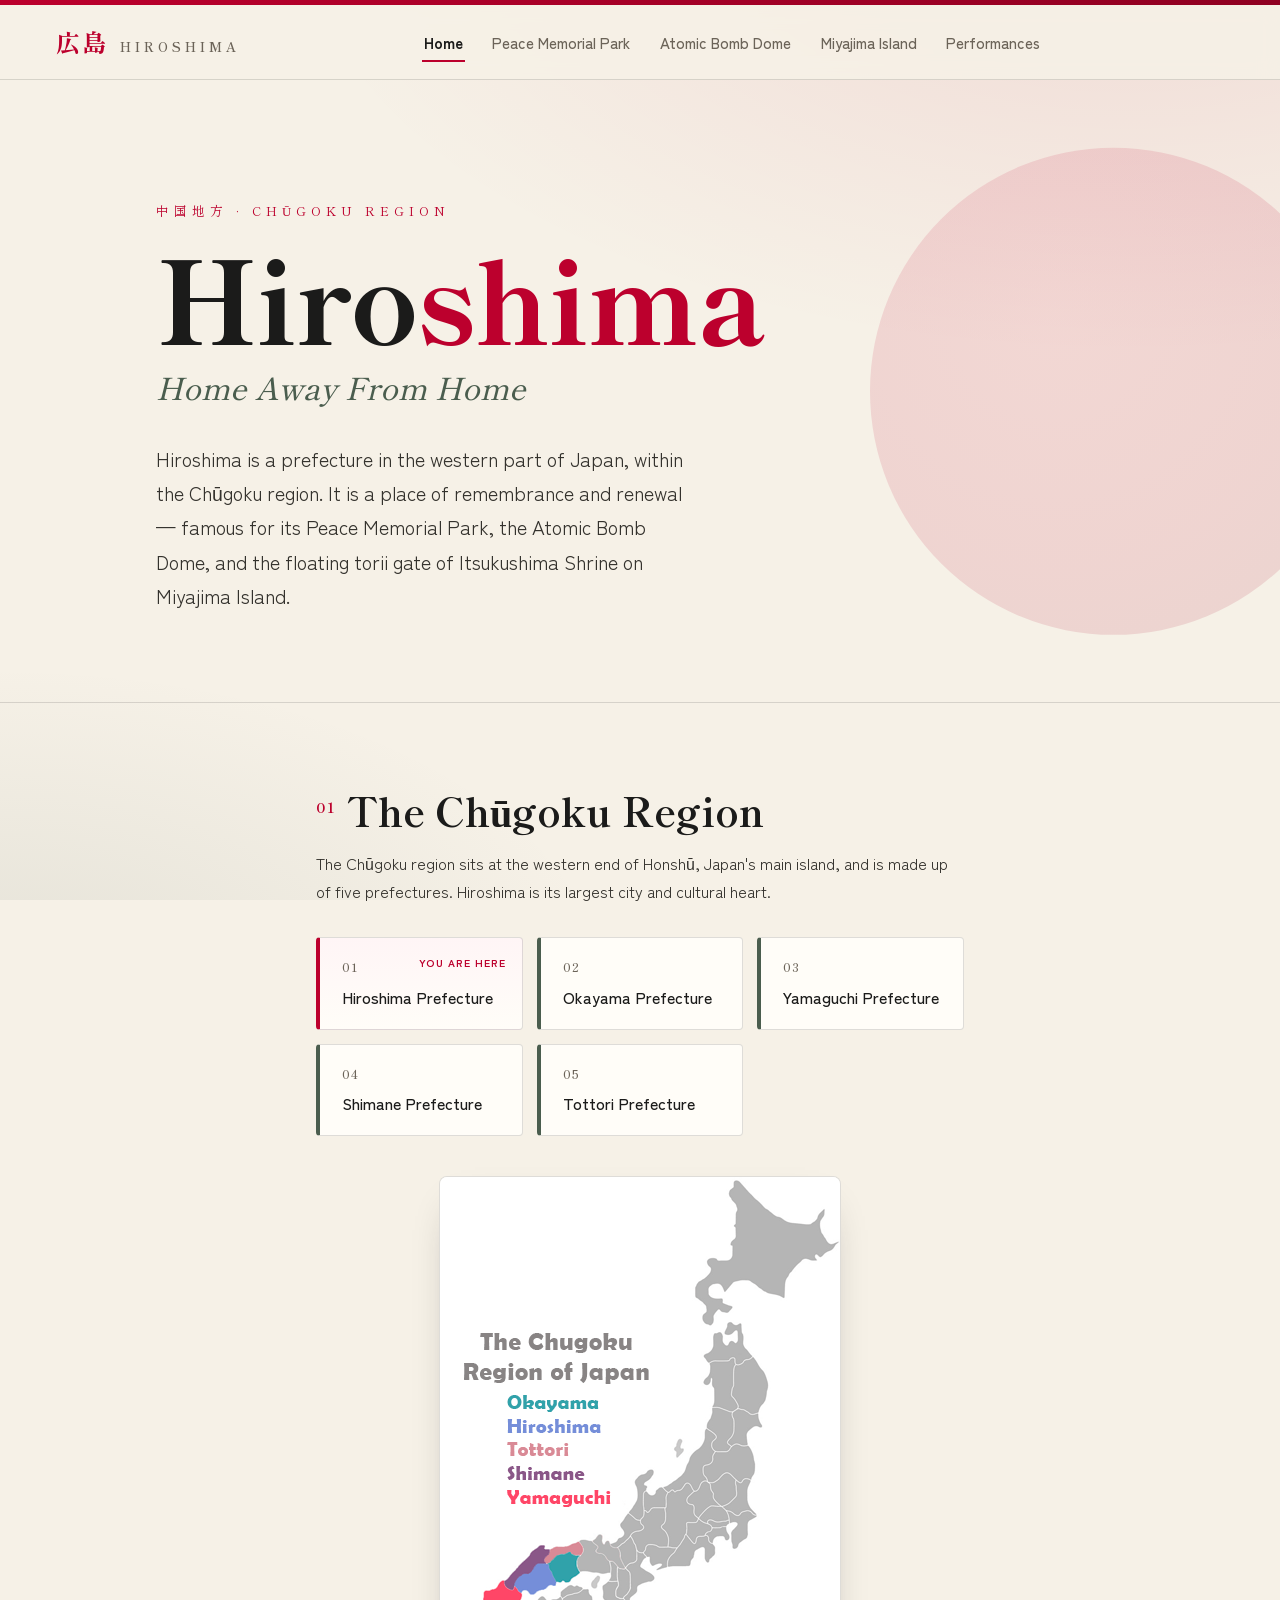
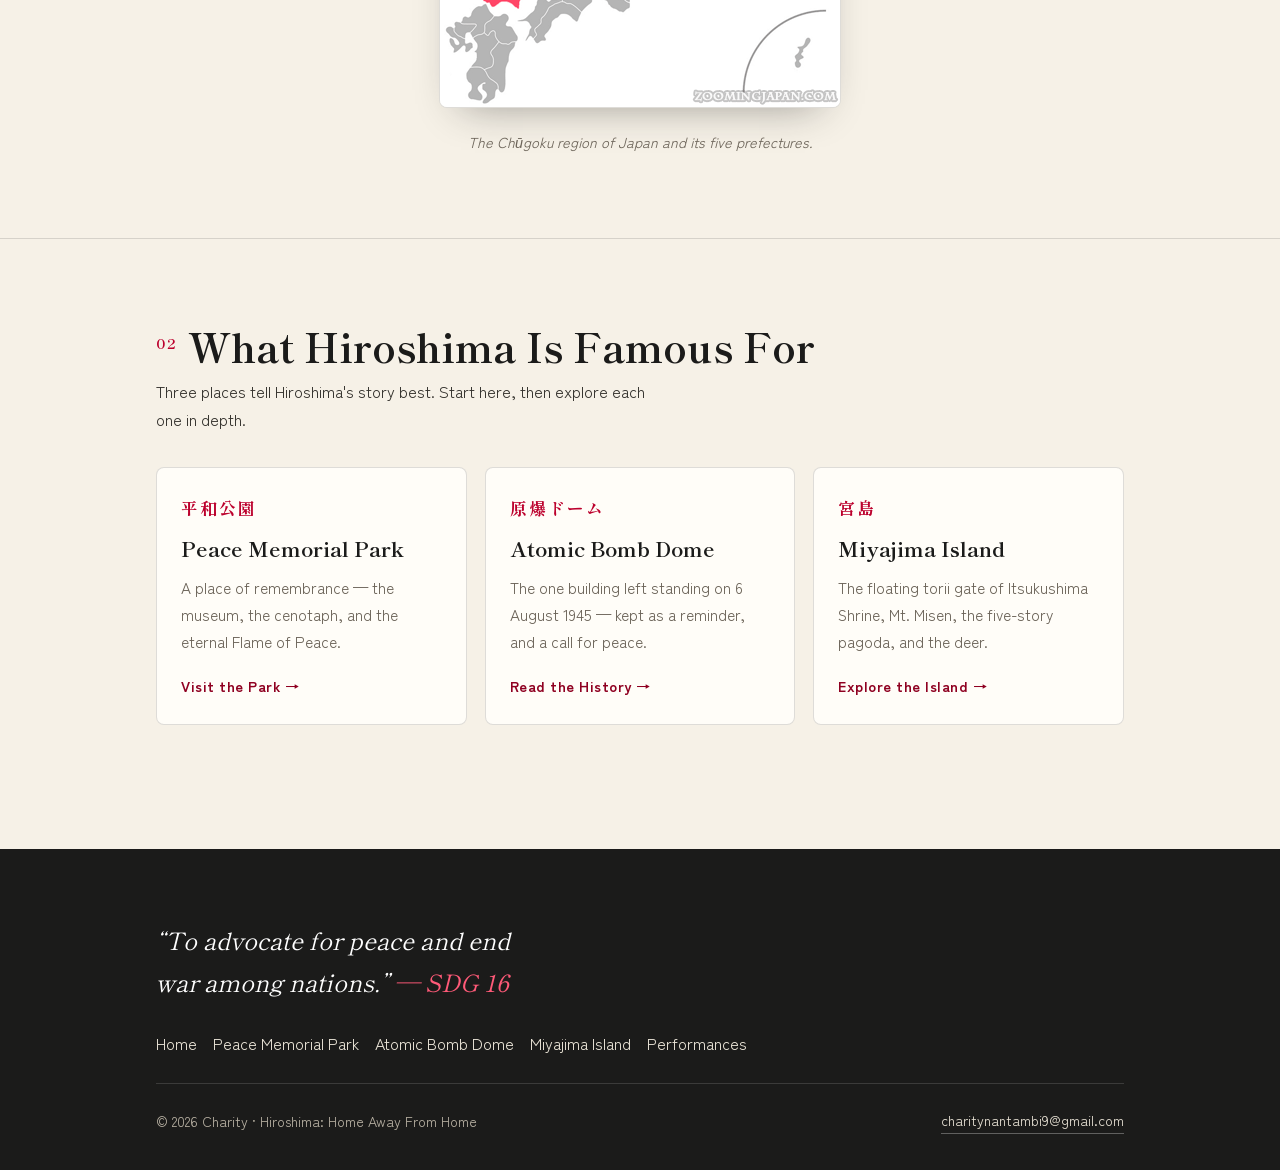
<file: index.html>
<!DOCTYPE html>
<html lang="en">
<head>
    <meta charset="UTF-8">
    <meta name="viewport" content="width=device-width, initial-scale=1.0">
    <meta name="description" content="Hiroshima: Home Away From Home &mdash; a guide to the Chūgoku region, the Peace Memorial Park, the Atomic Bomb Dome, and Miyajima Island.">
    <title>Hiroshima — Home Away From Home</title>
    <link rel="icon" href="data:image/svg+xml,%3Csvg xmlns='http://www.w3.org/2000/svg' viewBox='0 0 32 32'%3E%3Crect width='32' height='32' fill='%23f6f1e7'/%3E%3Ccircle cx='16' cy='16' r='9' fill='%23bc002d'/%3E%3C/svg%3E">
    <link rel="preconnect" href="https://fonts.googleapis.com">
    <link rel="preconnect" href="https://fonts.gstatic.com" crossorigin>
    <link href="https://fonts.googleapis.com/css2?family=Shippori+Mincho:wght@500;600;700;800&family=Zen+Kaku+Gothic+New:wght@400;500;700&display=swap" rel="stylesheet">
    <link rel="stylesheet" href="style.css">
</head>
<body>
    <div class="topbar"></div>

    <header class="site-header">
        <a class="brand" href="hiroshima.html" aria-label="Hiroshima &mdash; home">
            <span class="kanji" lang="ja">広島</span>
            <span class="romaji">Hiroshima</span>
        </a>
        <nav class="nav-links" aria-label="Primary">
            <a href="index.html" aria-current="page">Home</a>
            <a href="peace_park.html">Peace Memorial Park</a>
            <a href="atomic_bomb.html">Atomic Bomb Dome</a>
            <a href="miyajima.html">Miyajima Island</a>
            <a href="performances.html">Performances</a>
        </nav>
        <div id="translator-widget"></div>
    </header>

    <main>
        <section class="hero">
            <div class="wrap">
                <p class="eyebrow reveal d1">中国地方 · Chūgoku Region</p>
                <h1 class="reveal d1">Hiro<span class="accent">shima</span></h1>
                <p class="tagline reveal d2">Home Away From Home</p>
                <p class="lead reveal d3">
                    Hiroshima is a prefecture in the western part of Japan, within the
                    Chūgoku region. It is a place of remembrance and renewal &mdash; famous for
                    its Peace Memorial Park, the Atomic Bomb Dome, and the floating torii
                    gate of Itsukushima Shrine on Miyajima Island.
                </p>
            </div>
        </section>

        <hr class="section-divider">

        <section>
            <div class="wrap prose">
                <h2><span class="num" aria-hidden="true">01</span>The Chūgoku Region</h2>
                <p>
                    The Chūgoku region sits at the western end of Honshū, Japan's main
                    island, and is made up of five prefectures. Hiroshima is its largest
                    city and cultural heart.
                </p>
                <ol class="pref-grid" aria-label="The five prefectures of the Chūgoku region">
                    <li class="is-home">Hiroshima Prefecture</li>
                    <li>Okayama Prefecture</li>
                    <li>Yamaguchi Prefecture</li>
                    <li>Shimane Prefecture</li>
                    <li>Tottori Prefecture</li>
                </ol>

                <figure class="map">
                    <img src="chugoku-region-of-japan.png"
                         alt="Map of Japan highlighting the five prefectures of the Chūgoku region: Hiroshima, Okayama, Yamaguchi, Shimane, and Tottori."
                         loading="lazy">
                    <figcaption>The Chūgoku region of Japan and its five prefectures.</figcaption>
                </figure>
            </div>
        </section>

        <hr class="section-divider">

        <section>
            <div class="wrap">
                <h2><span class="num" aria-hidden="true">02</span>What Hiroshima Is Famous For</h2>
                <p style="margin:0 0 4px;max-width:64ch;color:#34322d;">
                    Three places tell Hiroshima's story best. Start here, then explore
                    each one in depth.
                </p>
                <div class="cards">
                    <a class="card" href="peace_park.html">
                        <span class="card-jp" lang="ja">平和公園</span>
                        <h3>Peace Memorial Park</h3>
                        <p>A place of remembrance &mdash; the museum, the cenotaph, and the eternal Flame of Peace.</p>
                        <span class="go">Visit the Park</span>
                    </a>
                    <a class="card" href="atomic_bomb.html">
                        <span class="card-jp" lang="ja">原爆ドーム</span>
                        <h3>Atomic Bomb Dome</h3>
                        <p>The one building left standing on 6 August 1945 &mdash; kept as a reminder, and a call for peace.</p>
                        <span class="go">Read the History</span>
                    </a>
                    <a class="card" href="miyajima.html">
                        <span class="card-jp" lang="ja">宮島</span>
                        <h3>Miyajima Island</h3>
                        <p>The floating torii gate of Itsukushima Shrine, Mt. Misen, the five-story pagoda, and the deer.</p>
                        <span class="go">Explore the Island</span>
                    </a>
                </div>
            </div>
        </section>
    </main>

    <footer>
        <div class="wrap">
            <p class="peace">“To advocate for peace and end war among nations.” <span>&mdash; SDG 16</span></p>
            <nav class="foot-nav" aria-label="Footer">
                <a href="hiroshima.html">Home</a>
                <a href="peace_park.html">Peace Memorial Park</a>
                <a href="atomic_bomb.html">Atomic Bomb Dome</a>
                <a href="miyajima.html">Miyajima Island</a>
                <a href="performances.html">Performances</a>
            </nav>
            <div class="foot-meta">
                <span>&copy; 2026 Charity · Hiroshima: Home Away From Home</span>
                <a href="mailto:charitynantambi9@gmail.com">charitynantambi9@gmail.com</a>
            </div>
        </div>
    </footer>
</body>
</html>
</file>
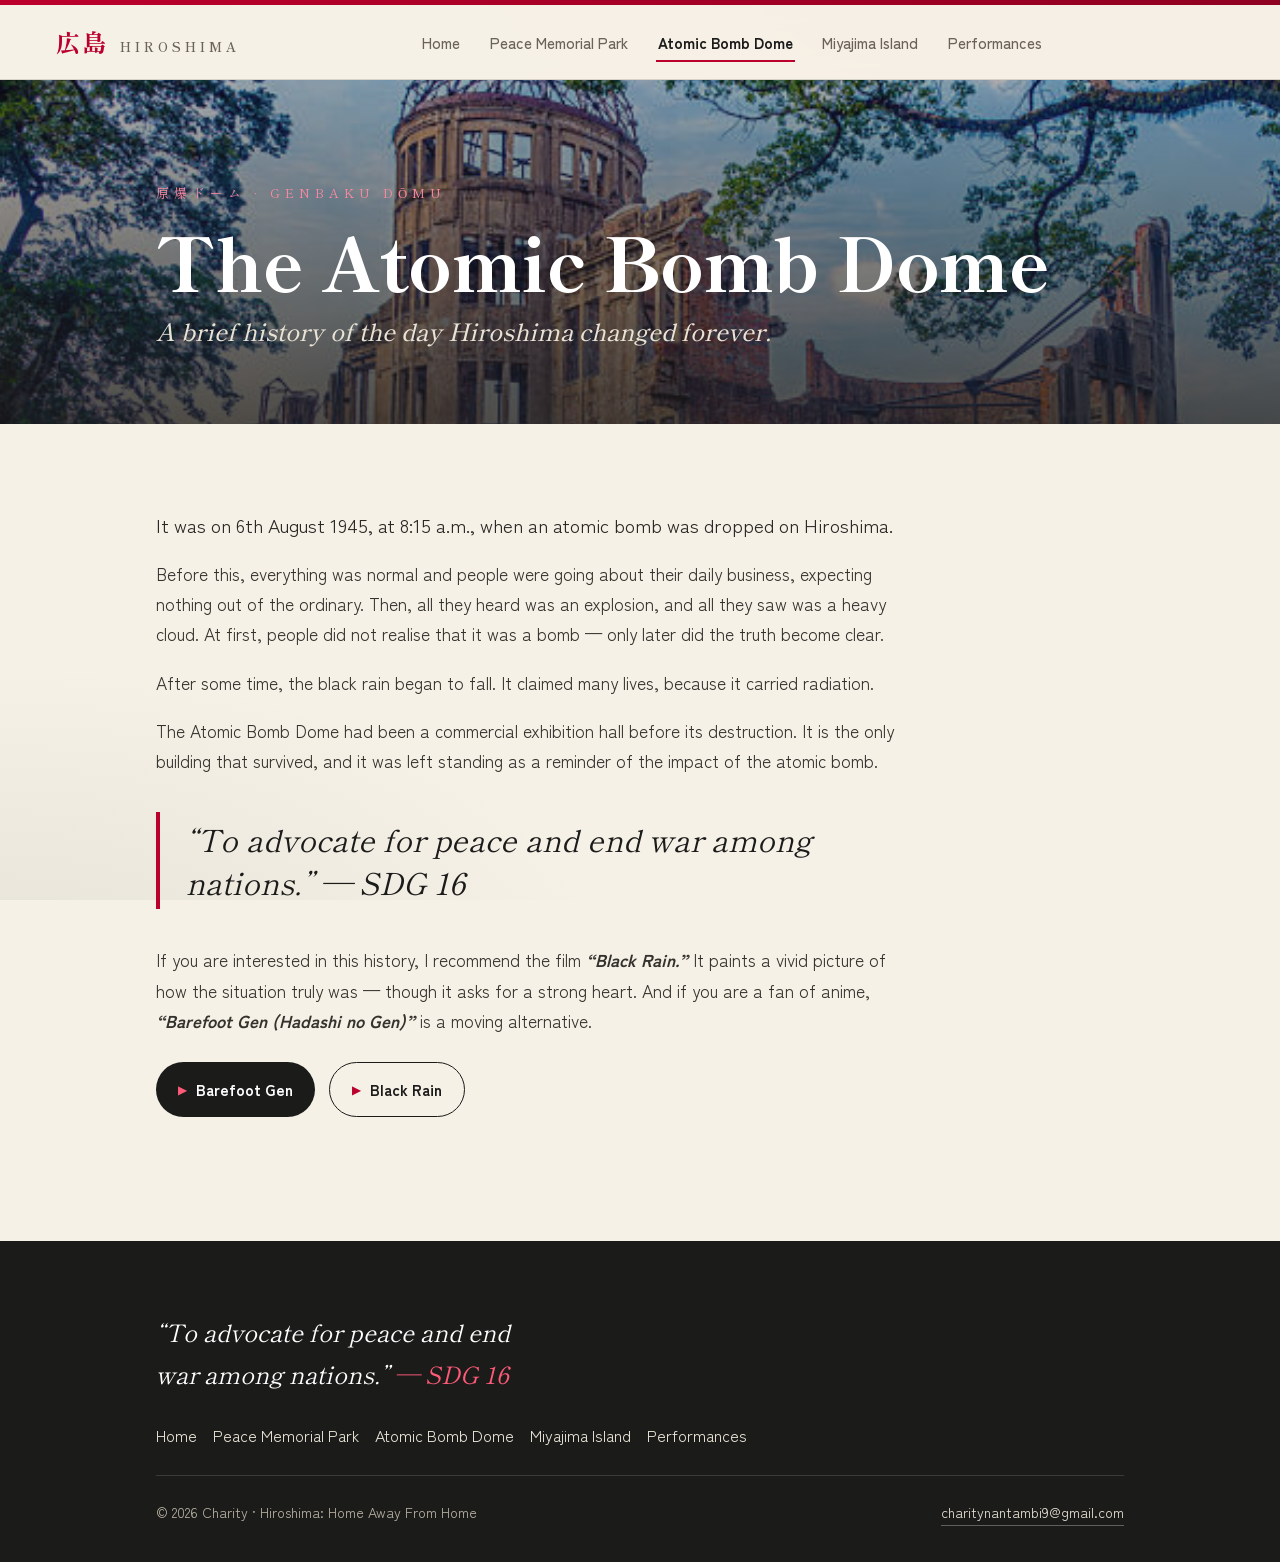
<file: atomic_bomb.html>
<!DOCTYPE html>
<html lang="en">
<head>
    <meta charset="UTF-8">
    <meta name="viewport" content="width=device-width, initial-scale=1.0">
    <meta name="description" content="The Atomic Bomb Dome &mdash; a brief history of 6 August 1945 in Hiroshima, the building that survived, and its message of peace (SDG 16).">
    <title>Atomic Bomb Dome — Hiroshima</title>
    <link rel="icon" href="data:image/svg+xml,%3Csvg xmlns='http://www.w3.org/2000/svg' viewBox='0 0 32 32'%3E%3Crect width='32' height='32' fill='%23f6f1e7'/%3E%3Ccircle cx='16' cy='16' r='9' fill='%23bc002d'/%3E%3C/svg%3E">
    <link rel="preconnect" href="https://fonts.googleapis.com">
    <link rel="preconnect" href="https://fonts.gstatic.com" crossorigin>
    <link href="https://fonts.googleapis.com/css2?family=Shippori+Mincho:wght@500;600;700;800&family=Zen+Kaku+Gothic+New:wght@400;500;700&display=swap" rel="stylesheet">
    <link rel="stylesheet" href="style.css">
</head>
<body>
    <div class="topbar"></div>

    <header class="site-header">
        <a class="brand" href="hiroshima.html" aria-label="Hiroshima &mdash; home">
            <span class="kanji" lang="ja">広島</span>
            <span class="romaji">Hiroshima</span>
        </a>
        <nav class="nav-links" aria-label="Primary">
            <a href="index.html">Home</a>
            <a href="peace_park.html">Peace Memorial Park</a>
            <a href="atomic_bomb.html" aria-current="page">Atomic Bomb Dome</a>
            <a href="miyajima.html">Miyajima Island</a>
            <a href="performances.html">Performances</a>
        </nav>
        <div id="translator-widget"></div>
    </header>

    <main>
        <section class="page-hero has-photo" style="--hero-img: url('atomic_bomb.jpg');">
            <div class="wrap">
                <p class="eyebrow reveal d1">原爆ドーム · Genbaku Dōmu</p>
                <h1 class="reveal d1">The Atomic Bomb Dome</h1>
                <p class="kicker reveal d2">A brief history of the day Hiroshima changed forever.</p>
            </div>
        </section>

        <section>
            <div class="wrap">
                <div class="article">
                    <p class="intro">
                        It was on 6th August 1945, at 8:15&nbsp;a.m., when an atomic bomb
                        was dropped on Hiroshima.
                    </p>
                    <p>
                        Before this, everything was normal and people were going about
                        their daily business, expecting nothing out of the ordinary. Then,
                        all they heard was an explosion, and all they saw was a heavy cloud.
                        At first, people did not realise that it was a bomb &mdash; only later did
                        the truth become clear.
                    </p>
                    <p>
                        After some time, the black rain began to fall. It claimed many lives,
                        because it carried radiation.
                    </p>
                    <p>
                        The Atomic Bomb Dome had been a commercial exhibition hall before
                        its destruction. It is the only building that survived, and it was
                        left standing as a reminder of the impact of the atomic bomb.
                    </p>
                </div>

                <p class="pullquote">“To advocate for peace and end war among nations.” &mdash; SDG&nbsp;16</p>

                <div class="article">
                    <p>
                        If you are interested in this history, I recommend the film
                        <strong><em>“Black Rain.”</em></strong> It paints a vivid picture of
                        how the situation truly was — though it asks for a strong heart. And
                        if you are a fan of anime,
                        <strong><em>“Barefoot Gen (Hadashi no Gen)”</em></strong> is a moving
                        alternative.
                    </p>
                </div>

                <div class="watch-row">
                    <a class="watch" href="https://www.youtube.com/watch?v=pcXPYwKPqK0" target="_blank" rel="noopener">Barefoot Gen</a>
                    <a class="watch alt" href="https://www.youtube.com/watch?v=8D0ipInEpk0" target="_blank" rel="noopener">Black Rain</a>
                </div>
            </div>
        </section>
    </main>

    <footer>
        <div class="wrap">
            <p class="peace">“To advocate for peace and end war among nations.” <span>&mdash; SDG 16</span></p>
            <nav class="foot-nav" aria-label="Footer">
                <a href="index.html">Home</a>
                <a href="peace_park.html">Peace Memorial Park</a>
                <a href="atomic_bomb.html">Atomic Bomb Dome</a>
                <a href="miyajima.html">Miyajima Island</a>
                <a href="performances.html">Performances</a>
            </nav>
            <div class="foot-meta">
                <span>&copy; 2026 Charity · Hiroshima: Home Away From Home</span>
                <a href="mailto:charitynantambi9@gmail.com">charitynantambi9@gmail.com</a>
            </div>
        </div>
    </footer>
</body>
</html>
</file>
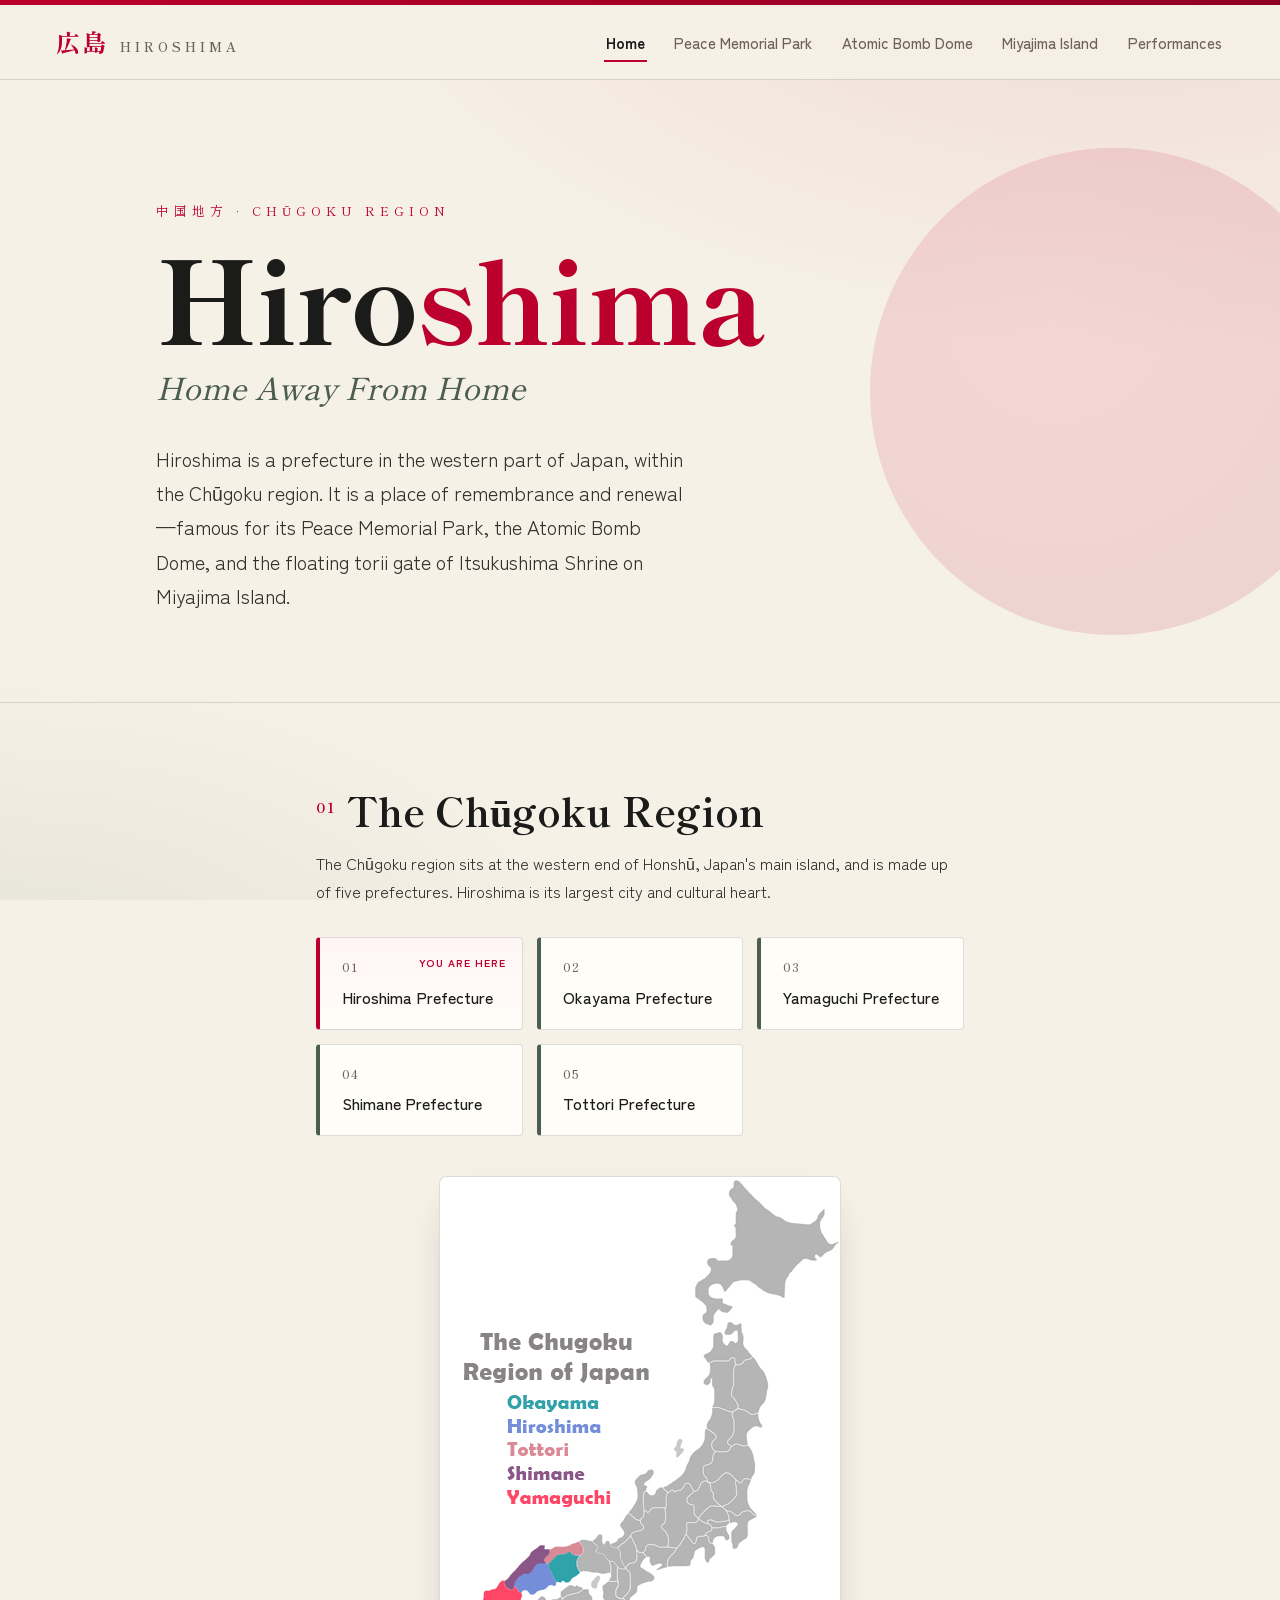
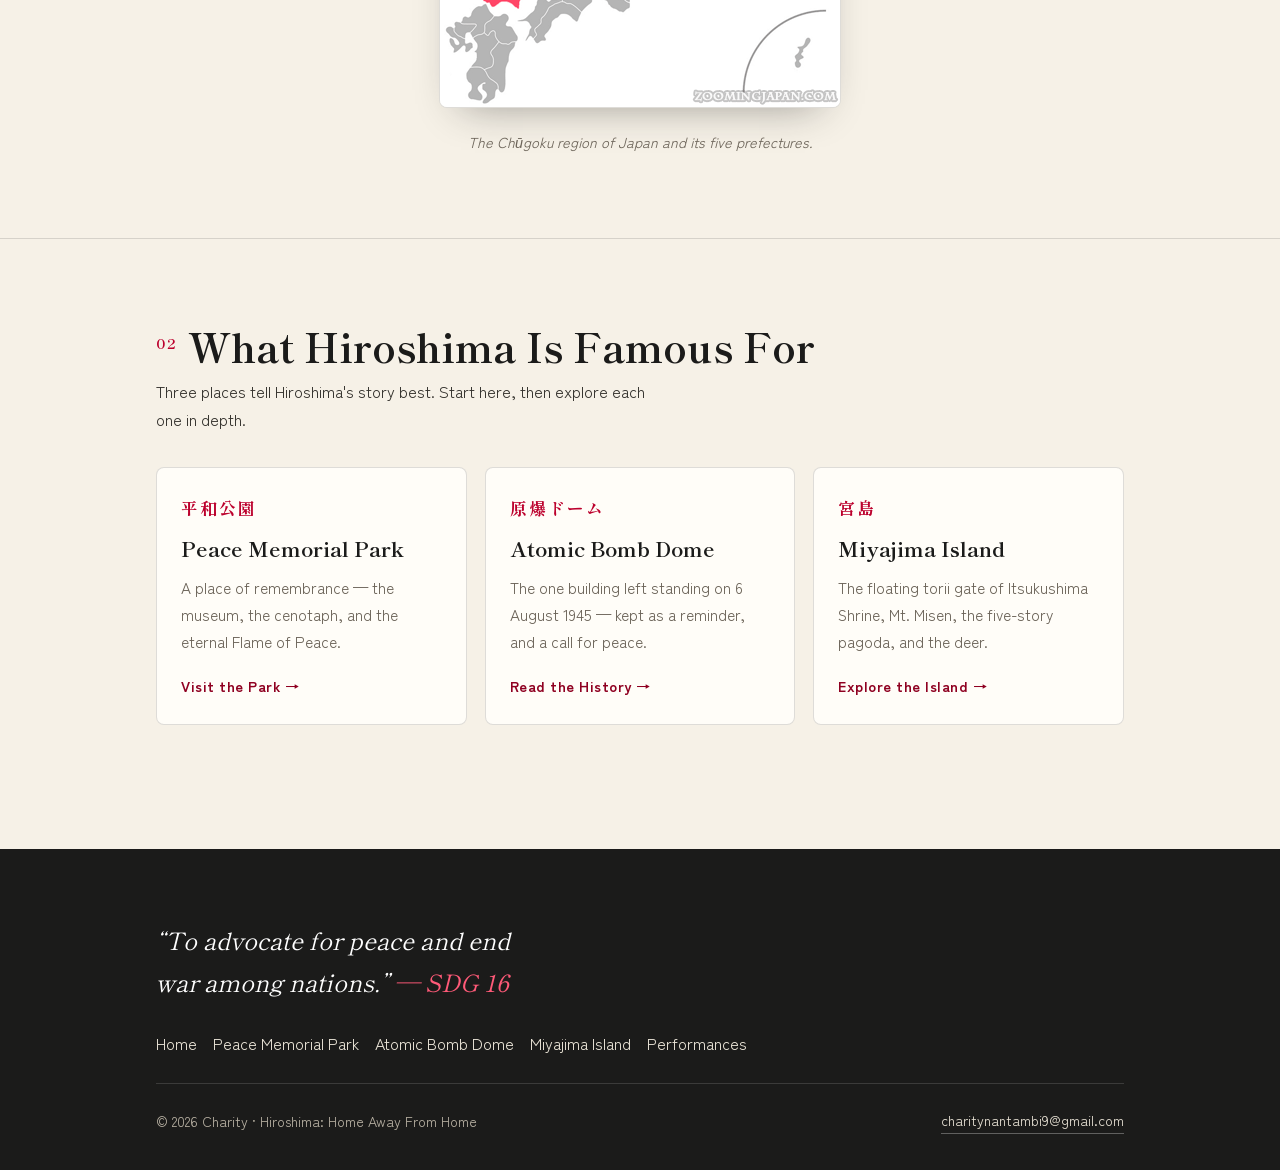
<file: hiroshima.html>
<!DOCTYPE html>
<html lang="en">
<head>
    <meta charset="UTF-8">
    <meta name="viewport" content="width=device-width, initial-scale=1.0">
    <meta name="description" content="Hiroshima: Home Away From Home — a guide to the Chūgoku region, the Peace Memorial Park, the Atomic Bomb Dome, and Miyajima Island.">
    <title>Hiroshima — Home Away From Home</title>
    <link rel="icon" href="data:image/svg+xml,%3Csvg xmlns='http://www.w3.org/2000/svg' viewBox='0 0 32 32'%3E%3Crect width='32' height='32' fill='%23f6f1e7'/%3E%3Ccircle cx='16' cy='16' r='9' fill='%23bc002d'/%3E%3C/svg%3E">
    <link rel="preconnect" href="https://fonts.googleapis.com">
    <link rel="preconnect" href="https://fonts.gstatic.com" crossorigin>
    <link href="https://fonts.googleapis.com/css2?family=Shippori+Mincho:wght@500;600;700;800&family=Zen+Kaku+Gothic+New:wght@400;500;700&display=swap" rel="stylesheet">
    <link rel="stylesheet" href="style.css">
</head>
<body>
    <div class="topbar"></div>

    <header class="site-header">
        <a class="brand" href="hiroshima.html" aria-label="Hiroshima — home">
            <span class="kanji" lang="ja">広島</span>
            <span class="romaji">Hiroshima</span>
        </a>
        <nav class="nav-links" aria-label="Primary">
            <a href="hiroshima.html" aria-current="page">Home</a>
            <a href="peace_park.html">Peace Memorial Park</a>
            <a href="atomic_bomb.html">Atomic Bomb Dome</a>
            <a href="miyajima.html">Miyajima Island</a>
            <a href="performances.html">Performances</a>
        </nav>
    </header>

    <main>
        <section class="hero">
            <div class="wrap">
                <p class="eyebrow reveal d1">中国地方 · Chūgoku Region</p>
                <h1 class="reveal d1">Hiro<span class="accent">shima</span></h1>
                <p class="tagline reveal d2">Home Away From Home</p>
                <p class="lead reveal d3">
                    Hiroshima is a prefecture in the western part of Japan, within the
                    Chūgoku region. It is a place of remembrance and renewal&mdash;famous for
                    its Peace Memorial Park, the Atomic Bomb Dome, and the floating torii
                    gate of Itsukushima Shrine on Miyajima Island.
                </p>
            </div>
        </section>

        <hr class="section-divider">

        <section>
            <div class="wrap prose">
                <h2><span class="num" aria-hidden="true">01</span>The Chūgoku Region</h2>
                <p>
                    The Chūgoku region sits at the western end of Honshū, Japan's main
                    island, and is made up of five prefectures. Hiroshima is its largest
                    city and cultural heart.
                </p>
                <ol class="pref-grid" aria-label="The five prefectures of the Chūgoku region">
                    <li class="is-home">Hiroshima Prefecture</li>
                    <li>Okayama Prefecture</li>
                    <li>Yamaguchi Prefecture</li>
                    <li>Shimane Prefecture</li>
                    <li>Tottori Prefecture</li>
                </ol>

                <figure class="map">
                    <img src="chugoku-region-of-japan.png"
                         alt="Map of Japan highlighting the five prefectures of the Chūgoku region: Hiroshima, Okayama, Yamaguchi, Shimane, and Tottori."
                         loading="lazy">
                    <figcaption>The Chūgoku region of Japan and its five prefectures.</figcaption>
                </figure>
            </div>
        </section>

        <hr class="section-divider">

        <section>
            <div class="wrap">
                <h2><span class="num" aria-hidden="true">02</span>What Hiroshima Is Famous For</h2>
                <p style="margin:0 0 4px;max-width:64ch;color:#34322d;">
                    Three places tell Hiroshima's story best. Start here, then explore
                    each one in depth.
                </p>
                <div class="cards">
                    <a class="card" href="peace_park.html">
                        <span class="card-jp" lang="ja">平和公園</span>
                        <h3>Peace Memorial Park</h3>
                        <p>A place of remembrance — the museum, the cenotaph, and the eternal Flame of Peace.</p>
                        <span class="go">Visit the Park</span>
                    </a>
                    <a class="card" href="atomic_bomb.html">
                        <span class="card-jp" lang="ja">原爆ドーム</span>
                        <h3>Atomic Bomb Dome</h3>
                        <p>The one building left standing on 6 August 1945 — kept as a reminder, and a call for peace.</p>
                        <span class="go">Read the History</span>
                    </a>
                    <a class="card" href="miyajima.html">
                        <span class="card-jp" lang="ja">宮島</span>
                        <h3>Miyajima Island</h3>
                        <p>The floating torii gate of Itsukushima Shrine, Mt. Misen, the five-story pagoda, and the deer.</p>
                        <span class="go">Explore the Island</span>
                    </a>
                </div>
            </div>
        </section>
    </main>

    <footer>
        <div class="wrap">
            <p class="peace">“To advocate for peace and end war among nations.” <span>— SDG 16</span></p>
            <nav class="foot-nav" aria-label="Footer">
                <a href="hiroshima.html">Home</a>
                <a href="peace_park.html">Peace Memorial Park</a>
                <a href="atomic_bomb.html">Atomic Bomb Dome</a>
                <a href="miyajima.html">Miyajima Island</a>
                <a href="performances.html">Performances</a>
            </nav>
            <div class="foot-meta">
                <span>&copy; 2026 Charity · Hiroshima: Home Away From Home</span>
                <a href="mailto:charitynantambi9@gmail.com">charitynantambi9@gmail.com</a>
            </div>
        </div>
    </footer>
</body>
</html>
</file>
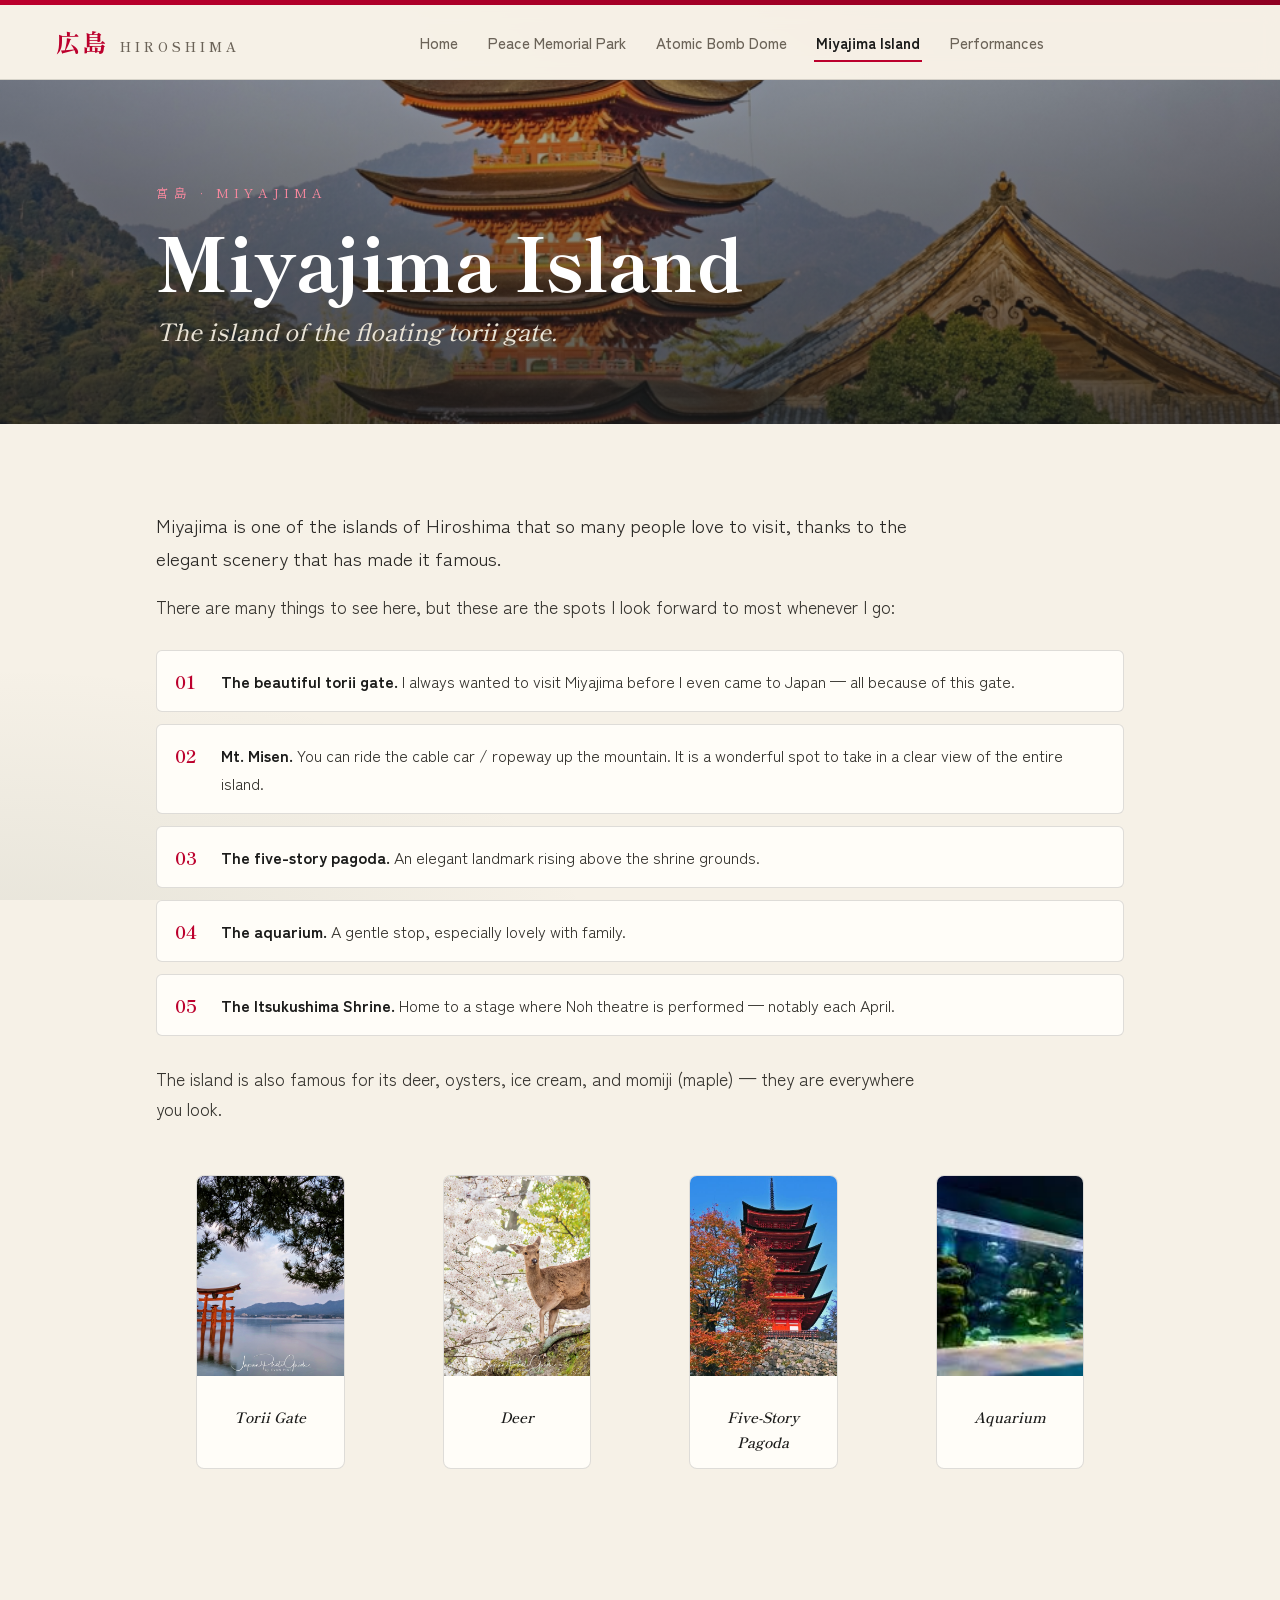
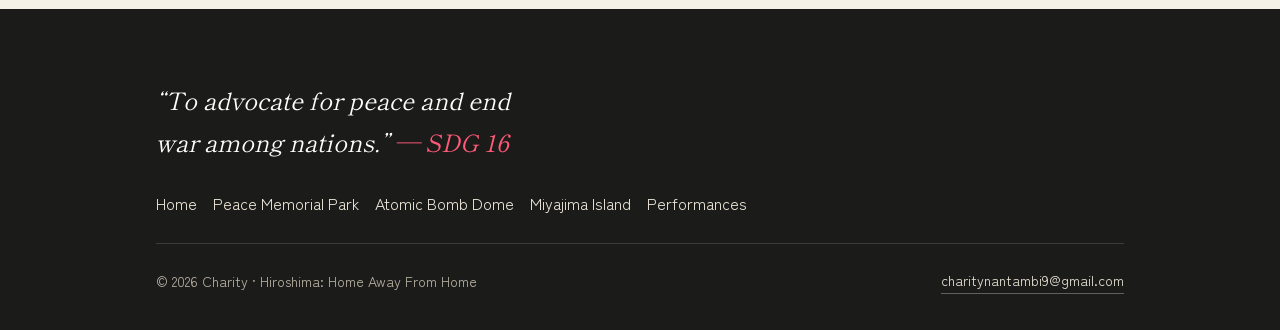
<file: miyajima.html>
<!DOCTYPE html>
<html lang="en">
<head>
    <meta charset="UTF-8">
    <meta name="viewport" content="width=device-width, initial-scale=1.0">
    <meta name="description" content="Miyajima Island &mdash; the floating torii gate of Itsukushima Shrine, Mt. Misen, the five-story pagoda, the aquarium, and the famous deer.">
    <title>Miyajima Island — Hiroshima</title>
    <link rel="icon" href="data:image/svg+xml,%3Csvg xmlns='http://www.w3.org/2000/svg' viewBox='0 0 32 32'%3E%3Crect width='32' height='32' fill='%23f6f1e7'/%3E%3Ccircle cx='16' cy='16' r='9' fill='%23bc002d'/%3E%3C/svg%3E">
    <link rel="preconnect" href="https://fonts.googleapis.com">
    <link rel="preconnect" href="https://fonts.gstatic.com" crossorigin>
    <link href="https://fonts.googleapis.com/css2?family=Shippori+Mincho:wght@500;600;700;800&family=Zen+Kaku+Gothic+New:wght@400;500;700&display=swap" rel="stylesheet">
    <link rel="stylesheet" href="style.css">
</head>
<body>
    <div class="topbar"></div>

    <header class="site-header">
        <a class="brand" href="hiroshima.html" aria-label="Hiroshima &mdash; home">
            <span class="kanji" lang="ja">広島</span>
            <span class="romaji">Hiroshima</span>
        </a>
        <nav class="nav-links" aria-label="Primary">
            <a href="index.html">Home</a>
            <a href="peace_park.html">Peace Memorial Park</a>
            <a href="atomic_bomb.html">Atomic Bomb Dome</a>
            <a href="miyajima.html" aria-current="page">Miyajima Island</a>
            <a href="performances.html">Performances</a>
        </nav>
        <div id="translator-widget"></div>
    </header>

    <main>
        <section class="page-hero has-photo" style="--hero-img: url('img_Miyajima.webp');">
            <div class="wrap">
                <p class="eyebrow reveal d1">宮島 · Miyajima</p>
                <h1 class="reveal d1">Miyajima Island</h1>
                <p class="kicker reveal d2">The island of the floating torii gate.</p>
            </div>
        </section>

        <section>
            <div class="wrap">
                <div class="article">
                    <p class="intro">
                        Miyajima is one of the islands of Hiroshima that so many people love
                        to visit, thanks to the elegant scenery that has made it famous.
                    </p>
                    <p>
                        There are many things to see here, but these are the spots I look
                        forward to most whenever I go:
                    </p>
                </div>

                <ol class="num-list" aria-label="Things to see on Miyajima Island">
                    <li><strong>The beautiful torii gate.</strong> I always wanted to visit Miyajima before I even came to Japan — all because of this gate.</li>
                    <li><strong>Mt. Misen.</strong> You can ride the cable car / ropeway up the mountain. It is a wonderful spot to take in a clear view of the entire island.</li>
                    <li><strong>The five-story pagoda.</strong> An elegant landmark rising above the shrine grounds.</li>
                    <li><strong>The aquarium.</strong> A gentle stop, especially lovely with family.</li>
                    <li><strong>The Itsukushima Shrine.</strong> Home to a stage where Noh theatre is performed — notably each April.</li>
                </ol>

                <div class="article" style="margin-top:28px;">
                    <p>
                        The island is also famous for its deer, oysters, ice cream, and
                        momiji (maple) &mdash; they are everywhere you look.
                    </p>
                </div>

                <div class="gallery">
                    <figure class="gallery-item">
                        <a target="_blank" rel="noopener" href="img_Itsukushima.webp">
                            <img src="img_Itsukushima.webp" alt="The floating torii gate of Itsukushima Shrine on Miyajima Island." loading="lazy">
                        </a>
                        <figcaption class="desc">Torii Gate</figcaption>
                    </figure>
                    <figure class="gallery-item">
                        <a target="_blank" rel="noopener" href="img_Deer.webp">
                            <img src="img_Deer.webp" alt="A wild deer roaming freely on Miyajima Island." loading="lazy">
                        </a>
                        <figcaption class="desc">Deer</figcaption>
                    </figure>
                    <figure class="gallery-item">
                        <a target="_blank" rel="noopener" href="pagoda.jpg">
                            <img src="pagoda.jpg" alt="The five-story pagoda on Miyajima Island." loading="lazy">
                        </a>
                        <figcaption class="desc">Five-Story Pagoda</figcaption>
                    </figure>
                    <figure class="gallery-item">
                        <a target="_blank" rel="noopener" href="aquarium.jpg">
                            <img src="aquarium.jpg" alt="The Miyajima Public Aquarium." loading="lazy">
                        </a>
                        <figcaption class="desc">Aquarium</figcaption>
                    </figure>
                </div>
            </div>
        </section>
    </main>

    <footer>
        <div class="wrap">
            <p class="peace">“To advocate for peace and end war among nations.” <span>&mdash; SDG 16</span></p>
            <nav class="foot-nav" aria-label="Footer">
                <a href="index.html">Home</a>
                <a href="peace_park.html">Peace Memorial Park</a>
                <a href="atomic_bomb.html">Atomic Bomb Dome</a>
                <a href="miyajima.html">Miyajima Island</a>
                <a href="performances.html">Performances</a>
            </nav>
            <div class="foot-meta">
                <span>&copy; 2026 Charity · Hiroshima: Home Away From Home</span>
                <a href="mailto:charitynantambi9@gmail.com">charitynantambi9@gmail.com</a>
            </div>
        </div>
    </footer>
</body>
</html>
</file>
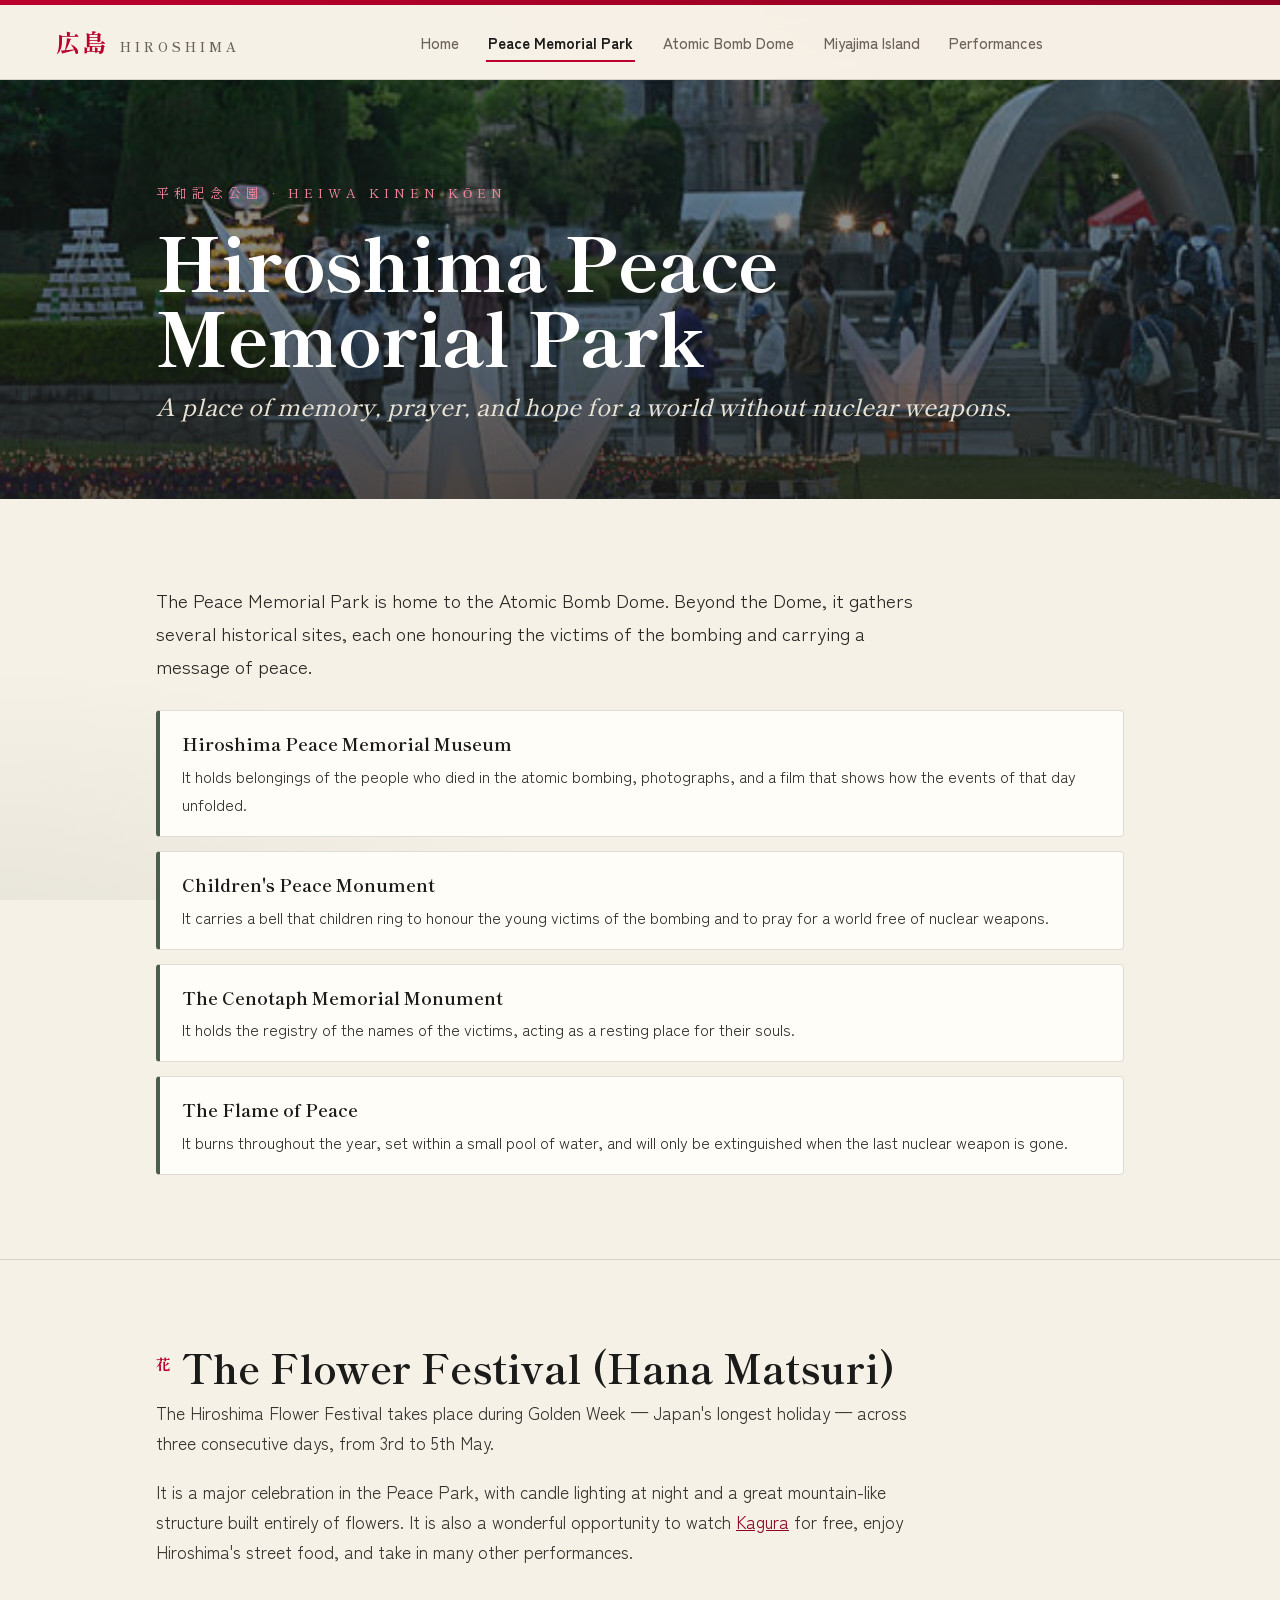
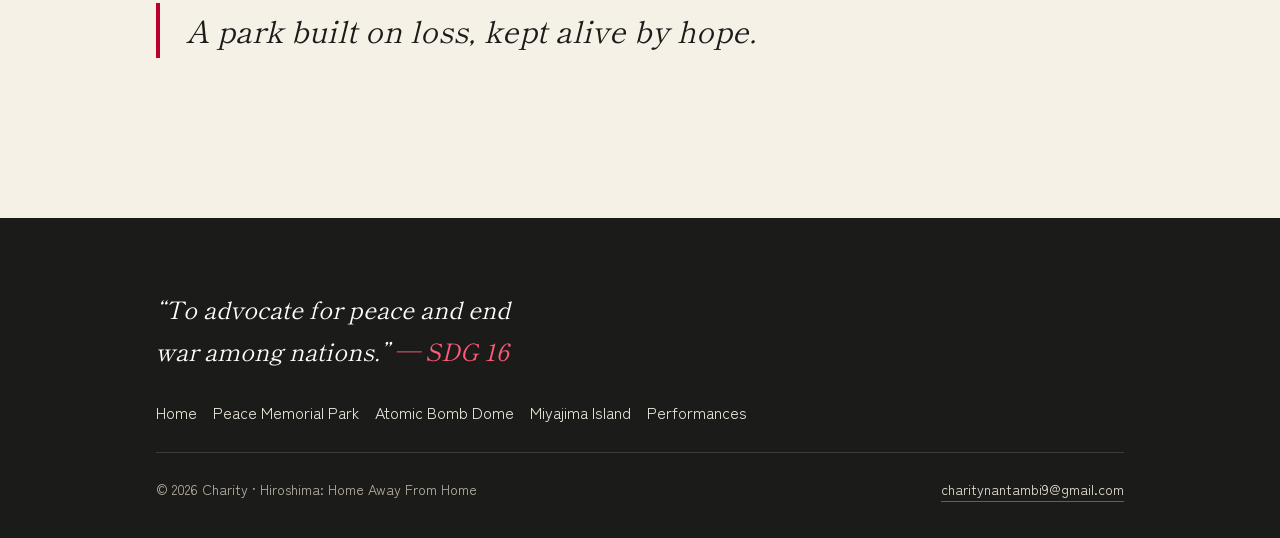
<file: peace_park.html>
<!DOCTYPE html>
<html lang="en">
<head>
    <meta charset="UTF-8">
    <meta name="viewport" content="width=device-width, initial-scale=1.0">
    <meta name="description" content="Hiroshima Peace Memorial Park &mdash; the museum, the Children's Peace Monument, the cenotaph, the Flame of Peace, and the Hana Matsuri flower festival.">
    <title>Peace Memorial Park — Hiroshima</title>
    <link rel="icon" href="data:image/svg+xml,%3Csvg xmlns='http://www.w3.org/2000/svg' viewBox='0 0 32 32'%3E%3Crect width='32' height='32' fill='%23f6f1e7'/%3E%3Ccircle cx='16' cy='16' r='9' fill='%23bc002d'/%3E%3C/svg%3E">
    <link rel="preconnect" href="https://fonts.googleapis.com">
    <link rel="preconnect" href="https://fonts.gstatic.com" crossorigin>
    <link href="https://fonts.googleapis.com/css2?family=Shippori+Mincho:wght@500;600;700;800&family=Zen+Kaku+Gothic+New:wght@400;500;700&display=swap" rel="stylesheet">
    <link rel="stylesheet" href="style.css">
</head>
<body>
    <div class="topbar"></div>

    <header class="site-header">
        <a class="brand" href="hiroshima.html" aria-label="Hiroshima &mdash; home">
            <span class="kanji" lang="ja">広島</span>
            <span class="romaji">Hiroshima</span>
        </a>
        <nav class="nav-links" aria-label="Primary">
            <a href="index.html">Home</a>
            <a href="peace_park.html" aria-current="page">Peace Memorial Park</a>
            <a href="atomic_bomb.html">Atomic Bomb Dome</a>
            <a href="miyajima.html">Miyajima Island</a>
            <a href="performances.html">Performances</a>
        </nav>
        <div id="translator-widget"></div>
    </header>

    <main>
        <section class="page-hero has-photo" style="--hero-img: url('peace-park.jpg');">
            <div class="wrap">
                <p class="eyebrow reveal d1">平和記念公園 · Heiwa Kinen Kōen</p>
                <h1 class="reveal d1">Hiroshima Peace Memorial Park</h1>
                <p class="kicker reveal d2">A place of memory, prayer, and hope for a world without nuclear weapons.</p>
            </div>
        </section>

        <section>
            <div class="wrap">
                <div class="article">
                    <p class="intro">
                        The Peace Memorial Park is home to the Atomic Bomb Dome. Beyond the
                        Dome, it gathers several historical sites, each one honouring the
                        victims of the bombing and carrying a message of peace.
                    </p>
                </div>

                <ul class="stack-list" aria-label="Historical sites within the Peace Memorial Park">
                    <li>
                        <strong>Hiroshima Peace Memorial Museum</strong>
                        <span>It holds belongings of the people who died in the atomic bombing, photographs, and a film that shows how the events of that day unfolded.</span>
                    </li>
                    <li>
                        <strong>Children's Peace Monument</strong>
                        <span>It carries a bell that children ring to honour the young victims of the bombing and to pray for a world free of nuclear weapons.</span>
                    </li>
                    <li>
                        <strong>The Cenotaph Memorial Monument</strong>
                        <span>It holds the registry of the names of the victims, acting as a resting place for their souls.</span>
                    </li>
                    <li>
                        <strong>The Flame of Peace</strong>
                        <span>It burns throughout the year, set within a small pool of water, and will only be extinguished when the last nuclear weapon is gone.</span>
                    </li>
                </ul>
            </div>
        </section>

        <hr class="section-divider">

        <section>
            <div class="wrap">
                <h2><span class="num" aria-hidden="true">花</span>The Flower Festival (Hana Matsuri)</h2>
                <div class="article">
                    <p>
                        The Hiroshima Flower Festival takes place during Golden Week &mdash;
                        Japan's longest holiday — across three consecutive days, from
                        3rd to 5th May.
                    </p>
                    <p>
                        It is a major celebration in the Peace Park, with candle lighting
                        at night and a great mountain-like structure built entirely of
                        flowers. It is also a wonderful opportunity to watch
                        <a href="performances.html">Kagura</a> for free, enjoy Hiroshima's
                        street food, and take in many other performances.
                    </p>
                </div>
                <p class="pullquote">A park built on loss, kept alive by hope.</p>
            </div>
        </section>
    </main>

    <footer>
        <div class="wrap">
            <p class="peace">“To advocate for peace and end war among nations.” <span>&mdash; SDG 16</span></p>
            <nav class="foot-nav" aria-label="Footer">
                <a href="index.html">Home</a>
                <a href="peace_park.html">Peace Memorial Park</a>
                <a href="atomic_bomb.html">Atomic Bomb Dome</a>
                <a href="miyajima.html">Miyajima Island</a>
                <a href="performances.html">Performances</a>
            </nav>
            <div class="foot-meta">
                <span>&copy; 2026 Charity · Hiroshima: Home Away From Home</span>
                <a href="mailto:charitynantambi9@gmail.com">charitynantambi9@gmail.com</a>
            </div>
        </div>
    </footer>
</body>
</html>
</file>
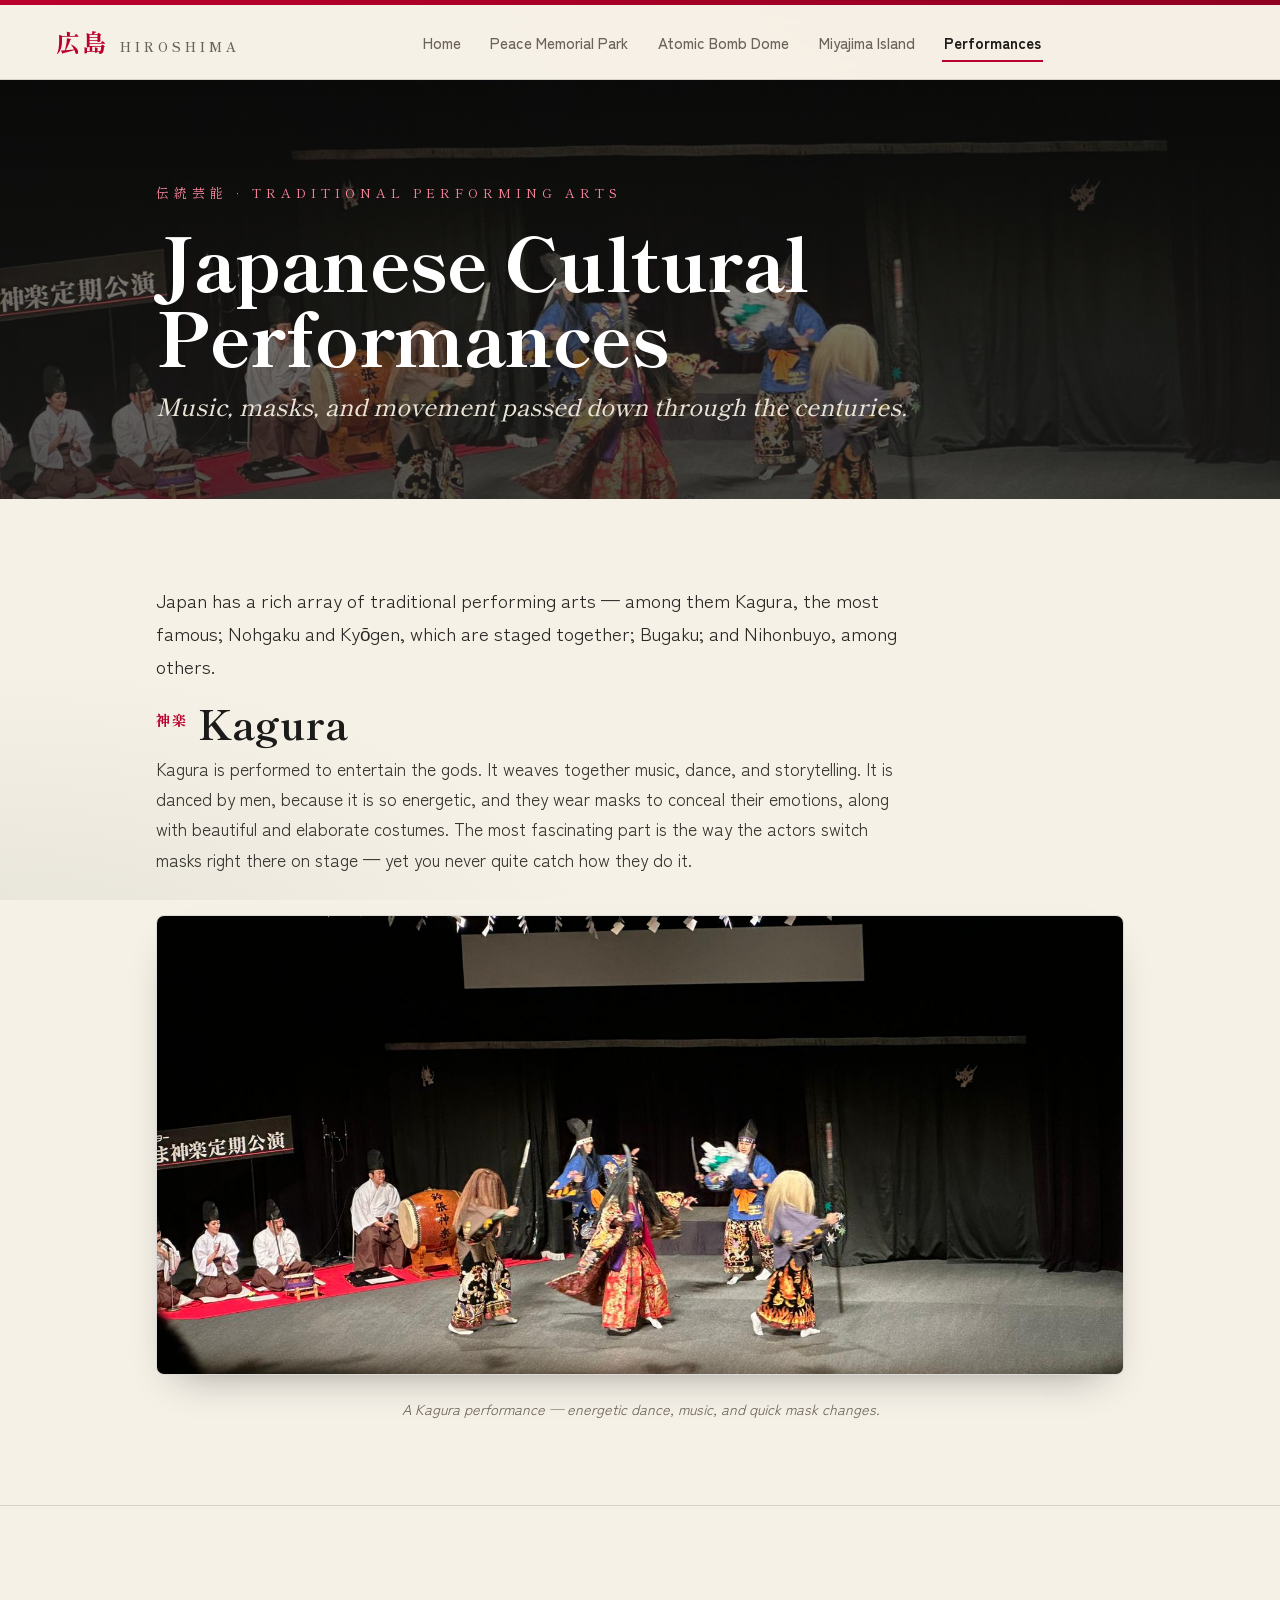
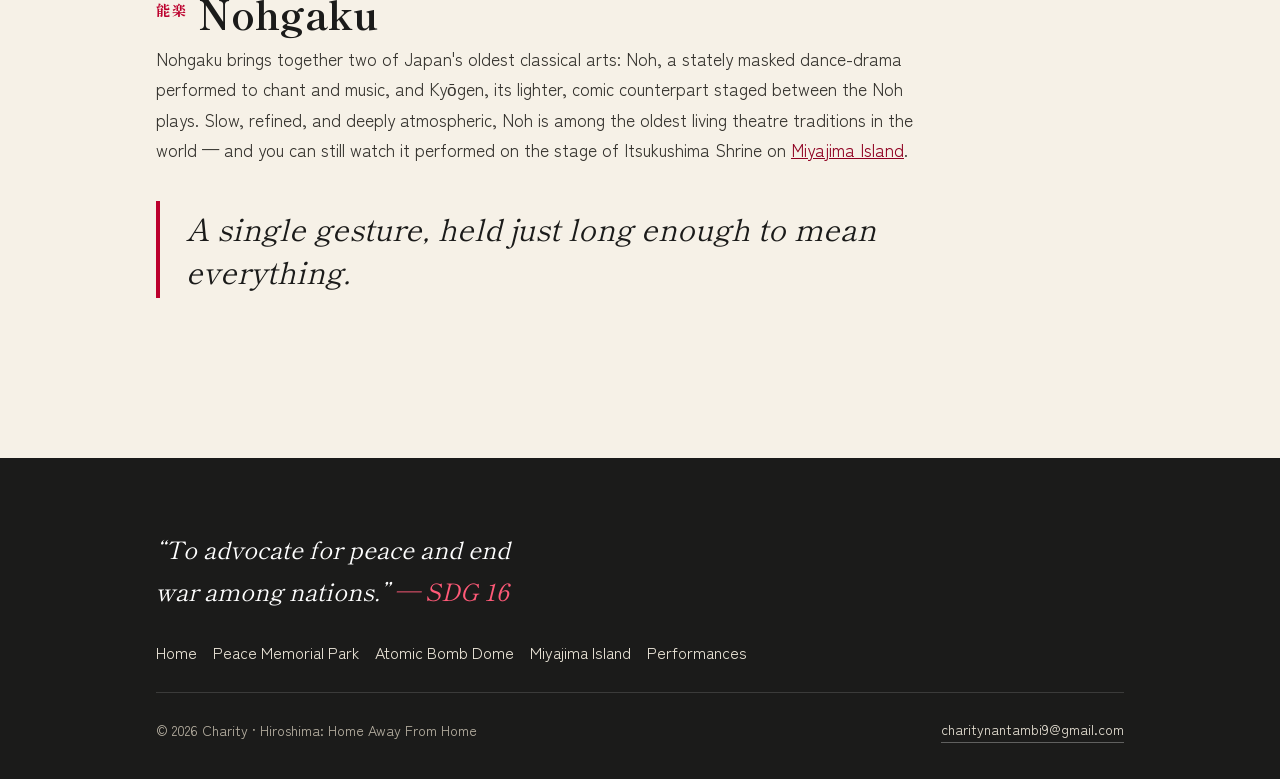
<file: performances.html>
<!DOCTYPE html>
<html lang="en">
<head>
    <meta charset="UTF-8">
    <meta name="viewport" content="width=device-width, initial-scale=1.0">
    <meta name="description" content="Japanese cultural performances &mdash; Kagura, Nohgaku and Kyōgen, Bugaku, and Nihonbuyo, the traditional performing arts you can enjoy in Hiroshima.">
    <title>Traditional Performances &mdash; Hiroshima</title>
    <link rel="icon" href="data:image/svg+xml,%3Csvg xmlns='http://www.w3.org/2000/svg' viewBox='0 0 32 32'%3E%3Crect width='32' height='32' fill='%23f6f1e7'/%3E%3Ccircle cx='16' cy='16' r='9' fill='%23bc002d'/%3E%3C/svg%3E">
    <link rel="preconnect" href="https://fonts.googleapis.com">
    <link rel="preconnect" href="https://fonts.gstatic.com" crossorigin>
    <link href="https://fonts.googleapis.com/css2?family=Shippori+Mincho:wght@500;600;700;800&family=Zen+Kaku+Gothic+New:wght@400;500;700&display=swap" rel="stylesheet">
    <link rel="stylesheet" href="style.css">
</head>
<body>
    <div class="topbar"></div>

    <header class="site-header">
        <a class="brand" href="hiroshima.html" aria-label="Hiroshima &mdash; home">
            <span class="kanji" lang="ja">広島</span>
            <span class="romaji">Hiroshima</span>
        </a>
        <nav class="nav-links" aria-label="Primary">
            <a href="index.html">Home</a>
            <a href="peace_park.html">Peace Memorial Park</a>
            <a href="atomic_bomb.html">Atomic Bomb Dome</a>
            <a href="miyajima.html">Miyajima Island</a>
            <a href="performances.html" aria-current="page">Performances</a>
        </nav>
        <div id="translator-widget"></div>
    </header>

    <main>
        <section class="page-hero has-photo" style="--hero-img: url('kagura.jpg');">
            <div class="wrap">
                <p class="eyebrow reveal d1">伝統芸能 · Traditional Performing Arts</p>
                <h1 class="reveal d1">Japanese Cultural Performances</h1>
                <p class="kicker reveal d2">Music, masks, and movement passed down through the centuries.</p>
            </div>
        </section>

        <section>
            <div class="wrap">
                <div class="article">
                    <p class="intro">
                        Japan has a rich array of traditional performing arts &mdash; among them
                        Kagura, the most famous; Nohgaku and Kyōgen, which are staged
                        together; Bugaku; and Nihonbuyo, among others.
                    </p>
                </div>

                <h2 style="margin-top:8px;"><span class="num" lang="ja" aria-hidden="true">神楽</span>Kagura</h2>
                <div class="article">
                    <p>
                        Kagura is performed to entertain the gods. It weaves together music,
                        dance, and storytelling. It is danced by men, because it is so
                        energetic, and they wear masks to conceal their emotions, along with
                        beautiful and elaborate costumes. The most fascinating part is the
                        way the actors switch masks right there on stage &mdash; yet you never
                        quite catch how they do it.
                    </p>
                </div>

                <figure class="feature cover">
                    <img src="kagura.jpg" alt="A masked Kagura performer in an elaborate costume on stage." loading="lazy">
                    <figcaption>A Kagura performance — energetic dance, music, and quick mask changes.</figcaption>
                </figure>
            </div>
        </section>

        <hr class="section-divider">

        <section>
            <div class="wrap">
                <h2><span class="num" lang="ja" aria-hidden="true">能楽</span>Nohgaku</h2>
                <div class="article">
                    <p>
                        Nohgaku brings together two of Japan's oldest classical arts: Noh,
                        a stately masked dance-drama performed to chant and music, and
                        Kyōgen, its lighter, comic counterpart staged between the Noh plays.
                        Slow, refined, and deeply atmospheric, Noh is among the oldest living
                        theatre traditions in the world &mdash; and you can still watch it
                        performed on the stage of Itsukushima Shrine on
                        <a href="miyajima.html">Miyajima Island</a>.
                    </p>
                </div>
                <p class="pullquote">A single gesture, held just long enough to mean everything.</p>
            </div>
        </section>
    </main>

    <footer>
        <div class="wrap">
            <p class="peace">“To advocate for peace and end war among nations.” <span>&mdash; SDG 16</span></p>
            <nav class="foot-nav" aria-label="Footer">
                <a href="index.html">Home</a>
                <a href="peace_park.html">Peace Memorial Park</a>
                <a href="atomic_bomb.html">Atomic Bomb Dome</a>
                <a href="miyajima.html">Miyajima Island</a>
                <a href="performances.html">Performances</a>
            </nav>
            <div class="foot-meta">
                <span>&copy; 2026 Charity · Hiroshima: Home Away From Home</span>
                <a href="mailto:charitynantambi9@gmail.com">charitynantambi9@gmail.com</a>
            </div>
        </div>
    </footer>
</body>
</html>
</file>
<file: style.css>
:root {
    --ink:        #1b1b1a;   
    --paper:      #f6f1e7;   
    --paper-2:    #efe7d6;   
    --vermilion:  #bc002d;   
    --vermilion-d:#8f0021;
    --cedar:      #4a5d4e;   
    --muted:      #6b6358;  
    --line:       rgba(27, 27, 26, 0.14);
    --shadow:     0 18px 40px -22px rgba(27, 27, 26, 0.45);
    --maxw:       1080px;
    --read:       760px;     
}

*, *::before, *::after { box-sizing: border-box; }

html { scroll-behavior: smooth; }

body {
    margin: 0;
    font-family: 'Zen Kaku Gothic New', sans-serif;
    color: var(--ink);
    line-height: 1.75;
    background-color: var(--paper);
    background-image:
        radial-gradient(120% 90% at 88% -10%, rgba(188, 0, 45, 0.10), transparent 55%),
        radial-gradient(80% 60% at 0% 110%, rgba(74, 93, 78, 0.10), transparent 60%);
    background-attachment: fixed;
    -webkit-font-smoothing: antialiased;
    text-rendering: optimizeLegibility;
}

a { color: var(--vermilion-d); }

.topbar {
    height: 5px;
    background: linear-gradient(90deg, var(--vermilion) 0%, var(--vermilion-d) 100%);
}

.site-header {
    position: sticky;
    top: 0;
    z-index: 20;
    display: flex;
    align-items: center;
    justify-content: space-between;
    gap: 24px;
    padding: 16px clamp(20px, 5vw, 56px);
    background: rgba(246, 241, 231, 0.86);
    backdrop-filter: blur(10px);
    border-bottom: 1px solid var(--line);
}

.brand { display: flex; align-items: baseline; gap: 12px; text-decoration: none; color: var(--ink); }
.brand .kanji {
    font-family: 'Shippori Mincho', serif;
    font-weight: 800; font-size: 1.5rem; color: var(--vermilion); letter-spacing: 2px;
}
.brand .romaji {
    font-family: 'Shippori Mincho', serif;
    font-weight: 600; letter-spacing: 4px; text-transform: uppercase;
    font-size: 0.82rem; color: var(--muted);
}

.nav-links { display: flex; flex-wrap: wrap; gap: clamp(10px, 2vw, 26px); align-items: center; }
.nav-links a {
    position: relative; text-decoration: none; color: var(--muted);
    font-weight: 500; font-size: 0.95rem; padding: 4px 2px; transition: color 0.25s ease;
}
.nav-links a::after {
    content: ""; position: absolute; left: 0; bottom: -3px;
    width: 100%; height: 2px; background: var(--vermilion);
    transform: scaleX(0); transform-origin: left; transition: transform 0.28s ease;
}
.nav-links a:hover, .nav-links a:focus-visible { color: var(--ink); }
.nav-links a:hover::after, .nav-links a:focus-visible::after { transform: scaleX(1); }
.nav-links a[aria-current="page"] { color: var(--ink); font-weight: 700; }
.nav-links a[aria-current="page"]::after { transform: scaleX(1); }

:focus-visible { outline: 2px solid var(--vermilion); outline-offset: 3px; border-radius: 2px; }

main { display: block; }
.wrap { max-width: var(--maxw); margin: 0 auto; padding: 0 clamp(20px, 5vw, 56px); }

.eyebrow {
    font-family: 'Shippori Mincho', serif;
    font-size: 0.8rem; letter-spacing: 5px; text-transform: uppercase;
    color: var(--vermilion); margin: 0 0 18px;
}

.hero { position: relative; overflow: hidden; padding: clamp(60px, 10vw, 120px) 0 clamp(40px, 7vw, 90px); }
.hero::before {
    content: ""; position: absolute; top: 50%; right: clamp(-160px, -6vw, -60px);
    transform: translateY(-50%); width: clamp(280px, 38vw, 560px); aspect-ratio: 1;
    border-radius: 50%;
    background: radial-gradient(circle at 38% 34%, #d61b46, var(--vermilion) 58%, var(--vermilion-d));
    opacity: 0.12; z-index: 0;
}
.hero .wrap { position: relative; z-index: 1; }
.hero h1 {
    font-family: 'Shippori Mincho', serif; font-weight: 800;
    font-size: clamp(3rem, 11vw, 7.2rem); line-height: 0.96; letter-spacing: -1px;
    margin: 0; color: var(--ink);
}
.hero h1 .accent { color: var(--vermilion); }
.hero .tagline {
    font-family: 'Shippori Mincho', serif; font-style: italic;
    font-size: clamp(1.15rem, 3vw, 1.9rem); color: var(--cedar);
    margin: 10px 0 28px; font-weight: 500;
}
.lead { max-width: 60ch; font-size: clamp(1.05rem, 1.6vw, 1.22rem); color: #34322d; margin: 0; }

.page-hero {
    position: relative; overflow: hidden;
    padding: clamp(56px, 8vw, 104px) 0 clamp(40px, 6vw, 72px);
    border-bottom: 1px solid var(--line);
}
.page-hero.has-photo { color: #fff; border-bottom: none; }
.page-hero.has-photo::before {
    content: ""; position: absolute; inset: 0; z-index: 0;
    background-image: var(--hero-img);
    background-size: cover; background-position: center;
    transform: scale(1.03); filter: saturate(1.02);
}
.page-hero.has-photo::after {
    content: ""; position: absolute; inset: 0; z-index: 1;
    background: linear-gradient(180deg, rgba(27,27,26,0.35) 0%, rgba(27,27,26,0.78) 100%);
}
.page-hero .wrap { position: relative; z-index: 2; }
.page-hero .eyebrow { color: var(--vermilion); }
.page-hero.has-photo .eyebrow { color: #ff8aa0; }
.page-hero h1 {
    font-family: 'Shippori Mincho', serif; font-weight: 800;
    font-size: clamp(2.4rem, 6.5vw, 4.6rem); line-height: 1.02; letter-spacing: -0.5px; margin: 0;
}
.page-hero.has-photo h1 { color: #fff; }
.page-hero .kicker {
    font-family: 'Shippori Mincho', serif; font-style: italic; font-weight: 500;
    font-size: clamp(1.05rem, 2.4vw, 1.5rem); color: var(--cedar); margin: 12px 0 0;
}
.page-hero.has-photo .kicker { color: #e9e3d6; }

section { padding: clamp(48px, 7vw, 84px) 0; }
.section-divider { border: 0; border-top: 1px solid var(--line); margin: 0; }

h2 {
    font-family: 'Shippori Mincho', serif; font-weight: 700;
    font-size: clamp(1.7rem, 3.6vw, 2.5rem); line-height: 1.15; margin: 0 0 8px; color: var(--ink);
}
h2 .num { font-size: 0.9rem; color: var(--vermilion); letter-spacing: 2px; vertical-align: super; margin-right: 10px; }

h3 { font-family: 'Shippori Mincho', serif; font-size: 1.35rem; color: var(--ink); margin: 0 0 6px; }

.prose { max-width: var(--read); }
.prose p { color: #34322d; }
.prose p, .lead { text-wrap: pretty; }

.article { max-width: var(--read); }
.article p { color: #34322d; font-size: 1.08rem; margin: 0 0 18px; }
.article p.intro { font-size: 1.18rem; color: #2a2825; }

.pref-grid {
    list-style: none; margin: 32px 0 0; padding: 0;
    display: grid; grid-template-columns: repeat(auto-fit, minmax(180px, 1fr));
    gap: 14px; counter-reset: pref;
}
.pref-grid li {
    counter-increment: pref; position: relative; background: #fffdf8;
    border: 1px solid var(--line); border-left: 4px solid var(--cedar);
    border-radius: 4px; padding: 18px 20px 18px 22px; font-weight: 500;
    transition: transform 0.2s ease, box-shadow 0.2s ease, border-color 0.2s ease;
}
.pref-grid li::before {
    content: "0" counter(pref); display: block;
    font-family: 'Shippori Mincho', serif; font-size: 0.8rem; letter-spacing: 1px;
    color: var(--muted); margin-bottom: 4px;
}
.pref-grid li:hover { transform: translateY(-4px); box-shadow: var(--shadow); }
.pref-grid li.is-home { border-left-color: var(--vermilion); background: linear-gradient(180deg, #fff5f6, #fffdf8); }
.pref-grid li.is-home::after {
    content: "You are here"; position: absolute; top: 16px; right: 16px;
    font-size: 0.66rem; letter-spacing: 1px; text-transform: uppercase; color: var(--vermilion); font-weight: 700;
}

.stack-list { list-style: none; margin: 28px 0 0; padding: 0; display: grid; gap: 14px; }
.stack-list li {
    background: #fffdf8; border: 1px solid var(--line); border-left: 4px solid var(--cedar);
    border-radius: 4px; padding: 18px 22px;
    transition: transform 0.2s ease, box-shadow 0.2s ease, border-color 0.2s ease;
}
.stack-list li:hover { transform: translateX(5px); box-shadow: var(--shadow); border-left-color: var(--vermilion); }
.stack-list li strong { display: block; font-family: 'Shippori Mincho', serif; font-size: 1.1rem; margin-bottom: 2px; color: var(--ink); }
.stack-list li span { color: #34322d; }

ol.num-list { counter-reset: item; list-style: none; margin: 28px 0 0; padding: 0; display: grid; gap: 12px; }
ol.num-list li {
    counter-increment: item; position: relative; padding: 16px 20px 16px 64px;
    background: #fffdf8; border: 1px solid var(--line); border-radius: 6px; color: #34322d;
}
ol.num-list li::before {
    content: counter(item, decimal-leading-zero);
    position: absolute; left: 18px; top: 16px;
    font-family: 'Shippori Mincho', serif; font-weight: 700; color: var(--vermilion); font-size: 1.1rem;
}
ol.num-list li strong { color: var(--ink); }

figure.map, figure.feature { margin: 40px 0 0; text-align: center; }
figure.map img, figure.feature img {
    max-width: 100%; height: auto; border-radius: 8px; border: 1px solid var(--line);
    box-shadow: var(--shadow); background: #fffdf8;
}
figure.feature.cover img { width: 100%; max-height: 460px; object-fit: cover; }
figcaption { margin-top: 14px; font-size: 0.9rem; color: var(--muted); font-style: italic; }

.gallery {
    display: grid; grid-template-columns: repeat(auto-fit, minmax(220px, 1fr));
    gap: 18px; margin-top: 34px;
}
.gallery-item {
    background: #fffdf8; border: 1px solid var(--line); border-radius: 8px;
    overflow: hidden; transition: transform 0.2s ease, box-shadow 0.2s ease; display: flex; flex-direction: column;
}
.gallery-item a { display: block; overflow: hidden; }
.gallery-item img { width: 100%; height: 200px; object-fit: cover; display: block; transition: transform 0.4s ease; }
.gallery-item:hover { transform: translateY(-4px); box-shadow: var(--shadow); }
.gallery-item:hover img { transform: scale(1.06); }
.gallery-item .desc {
    padding: 14px 16px; text-align: center; font-family: 'Shippori Mincho', serif;
    font-weight: 600; color: var(--ink);
}

.cards { display: grid; grid-template-columns: repeat(auto-fit, minmax(240px, 1fr)); gap: 18px; margin-top: 34px; }
.card {
    display: flex; flex-direction: column; text-decoration: none; color: inherit;
    background: #fffdf8; border: 1px solid var(--line); border-radius: 8px; padding: 26px 24px;
    transition: transform 0.2s ease, box-shadow 0.2s ease, border-color 0.2s ease;
}
.card .card-jp { font-family: 'Shippori Mincho', serif; color: var(--vermilion); font-weight: 700; font-size: 1.05rem; letter-spacing: 2px; }
.card h3 { font-size: 1.3rem; margin: 6px 0 8px; }
.card p { margin: 0 0 18px; color: var(--muted); font-size: 0.96rem; }
.card .go { margin-top: auto; font-weight: 700; font-size: 0.9rem; color: var(--vermilion-d); letter-spacing: 0.5px; }
.card .go::after { content: " →"; transition: margin-left 0.2s ease; }
.card:hover { transform: translateY(-5px); box-shadow: var(--shadow); border-color: var(--vermilion); }
.card:hover .go::after { margin-left: 6px; }

.watch-row { display: flex; flex-wrap: wrap; gap: 14px; margin-top: 26px; }
.watch {
    display: inline-flex; align-items: center; gap: 10px; text-decoration: none;
    background: var(--ink); color: #fff; padding: 13px 22px; border-radius: 40px;
    font-weight: 600; font-size: 0.96rem; transition: background 0.25s ease, transform 0.2s ease;
}
.watch::before { content: "▶"; font-size: 0.7rem; color: #ff5a78; }
.watch:hover { background: var(--vermilion-d); transform: translateY(-2px); }
.watch.alt { background: transparent; color: var(--ink); border: 1.5px solid var(--ink); }
.watch.alt::before { color: var(--vermilion); }
.watch.alt:hover { background: var(--ink); color: #fff; }

.pullquote {
    font-family: 'Shippori Mincho', serif; font-style: italic;
    font-size: clamp(1.3rem, 3vw, 1.9rem); line-height: 1.4; color: var(--ink);
    border-left: 4px solid var(--vermilion); padding: 6px 0 6px 26px; margin: 36px 0; max-width: var(--read);
}

footer { background: var(--ink); color: #e9e3d6; padding: clamp(44px, 6vw, 70px) 0 36px; margin-top: 40px; }
footer .wrap { display: grid; gap: 26px; }
footer .peace {
    font-family: 'Shippori Mincho', serif; font-style: italic;
    font-size: clamp(1.1rem, 2.4vw, 1.5rem); color: #fff; margin: 0; max-width: 32ch;
}
footer .peace span { color: #ff5a78; }
.foot-meta {
    display: flex; flex-wrap: wrap; justify-content: space-between; gap: 14px; align-items: center;
    border-top: 1px solid rgba(255,255,255,0.14); padding-top: 24px; font-size: 0.88rem; color: #b9b2a4;
}
.foot-nav { display: flex; flex-wrap: wrap; gap: 16px; }
.foot-meta a, .foot-nav a { color: #e9e3d6; text-decoration: none; }
.foot-meta a { border-bottom: 1px solid rgba(255,255,255,0.3); }
.foot-nav a:hover, .foot-meta a:hover { color: #fff; }

@media (prefers-reduced-motion: no-preference) {
    .reveal { opacity: 0; transform: translateY(22px); animation: rise 0.8s cubic-bezier(0.2, 0.7, 0.2, 1) forwards; }
    .d1 { animation-delay: 0.05s; }
    .d2 { animation-delay: 0.18s; }
    .d3 { animation-delay: 0.31s; }
    .d4 { animation-delay: 0.44s; }
    @keyframes rise { to { opacity: 1; transform: translateY(0); } }
}

@media (max-width: 560px) {
    .site-header { flex-direction: column; align-items: flex-start; gap: 12px; }
    .pref-grid li.is-home::after { position: static; display: block; margin-top: 6px; }
    .gallery-item img { height: 170px; }
}
</file>
